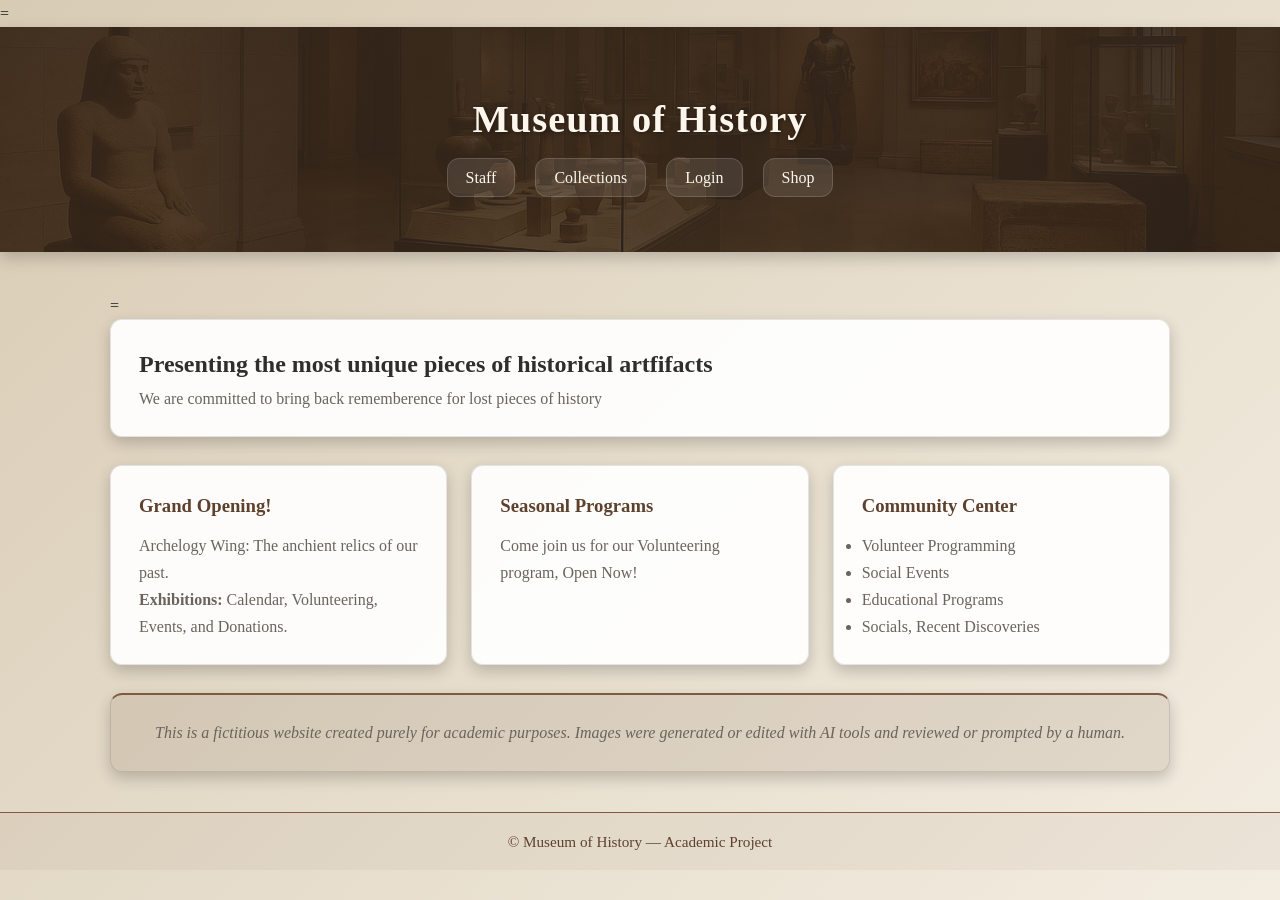
<file: index.html>
<!DOCTYPE html>
<html lang="en">
<head>
  <meta charset="UTF-8">
  <meta name="viewport" content="width=device-width, initial-scale=1.0">
  <meta name="author" content="KristinaYankovsky">
  <meta name="robots" content="noindex, nofollow">
  <meta name="keywords" content="museum, history, collections, staff" />
  <meta name="description" content="Museum of History — home." />
  <link rel="stylesheet" href="css/style.css" />
  <title>Museum of History</title>
  </head>

  <body>
 =
  <header class="hero">
    <div class="hero-inner">
      <h1 class="site-title">Museum of History</h1>
      <nav class="top-nav">
        <a href="html/staff.html" class="btn">Staff</a>
        <a href="html/collections.html" class="btn">Collections</a>
        <a href="html/login.html" class="btn">Login</a>
        <a href="html/shop.html" class="btn">Shop</a>
      </nav>
    </div>
  </header>
  <main class="container">
    =
    <section class="top-field panel">
      <h2>Presenting the most unique pieces of historical artfifacts</h2>
      <p>
        We are committed to bring back rememberence for lost pieces of history
       
      </p>
     </section>
    <section class="three-cols">
      <article class="col panel">
        <h3>Grand Opening!</h3>
        <p>
          Archelogy Wing: The anchient relics of our past.
        </p>
        <p><strong>Exhibitions:</strong> Calendar, Volunteering, Events, and Donations.</p>
      </article>
       <article class="col panel">
        <h3>Seasonal Programs</h3>
        <p>
          Come join us for our Volunteering program, Open Now!
        </p>
        
      </article>

      <article class="col panel">
        <h3>Community Center</h3>
        <ul>
          <li>Volunteer Programming</li>
          <li>Social Events</li>
          <li>Educational Programs</li>
          <li>Socials, Recent Discoveries</li>
        </ul>
      </article>
    </section>
    <section class="bottom-field panel">
      <p>
        This is a fictitious website created purely for academic purposes.
        Images were generated or edited with AI tools and reviewed or prompted by a human.
      </p>
    </section>
  </main>
  <footer class="site-footer">
    <p>&copy; Museum of History — Academic Project</p>
  </footer>
</body>
</html>
</file>
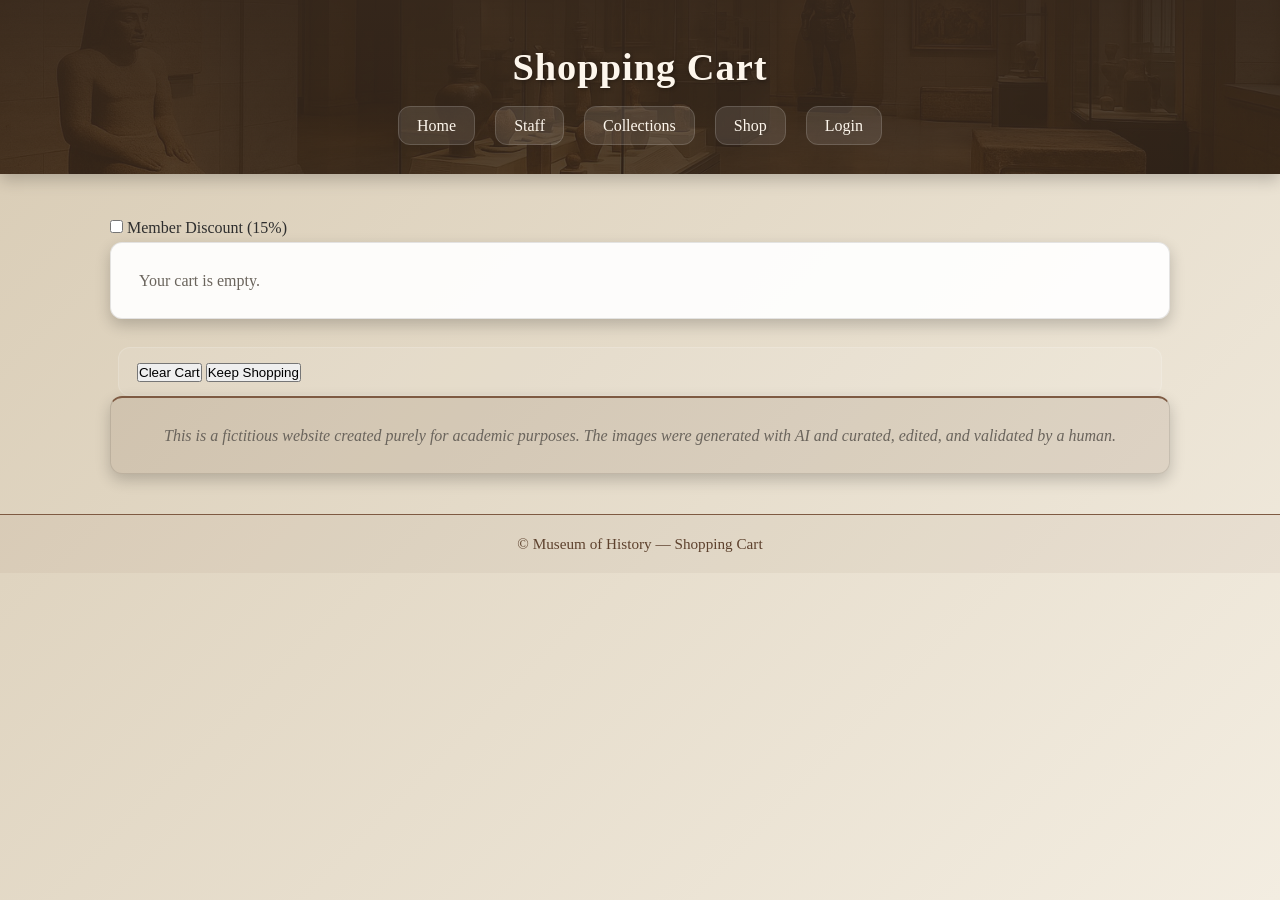
<file: html/cart.html>
<!DOCTYPE html>
<html lang="en">
<head>
  <meta charset="UTF-8" />
  <meta name="viewport" content="width=device-width, initial-scale=1.0" />
  <meta name="author" content="Kristina Yankovsky" />
  <meta name="robots" content="noindex, nofollow" />
  <title>Museum Cart Checkout</title>
  <link rel="stylesheet" href="../css/style.css" />
</head>
<body>
  <header class="hero small-hero">
    <h1 class="site-title">Shopping Cart</h1>
    <nav class="page-nav">
      <a href="../index.html">Home</a>
      <a href="staff.html">Staff</a>
      <a href="collections.html">Collections</a>
      <a href="shop.html">Shop</a>
      <a href="login.html">Login</a>
    </nav>
  </header>
   <main class="container">
    <label>
      <input type="checkbox" id="memberDiscountChk"> Member Discount (15%)
    </label>

    <div id="cartContainer" class="panel">
 
    </div>

    <div class="cart-controls">
      <button id="clearCartBtn">Clear Cart</button>
      <button id="keepShoppingBtn" onclick="location.href='shop.html'">Keep Shopping</button>
    </div>
     <section class="bottom-field panel">
      <p><em>This is a fictitious website created purely for academic purposes.</em> The images were generated with AI and curated, edited, and validated by a human.</p>
    </section>
  </main>
  <footer class="site-footer">
    <p>&copy; Museum of History — Shopping Cart</p>
  </footer>

  <script>
    const CART_KEY = 'museumCartV1';
    const TAX_RATE = 0.102;
    const MEMBER_DISCOUNT_RATE = 0.15;
    const SHIPPING_RATE = 25.00;
    const VOLUME_DISCOUNT_TIERS = [
      { min: 0, max: 49.99, rate: 0 },
      { min: 50, max: 99.99, rate: 0.05 },
      { min: 100, max: 199.99, rate: 0.10 },
      { min: 200, max: Infinity, rate: 0.15 }
    ];

    function readCart() {
      try { return JSON.parse(localStorage.getItem(CART_KEY)) || []; }
      catch { return []; }
    }

    function writeCart(cart) {
      localStorage.setItem(CART_KEY, JSON.stringify(cart));
    }

    function clearCart() {
      localStorage.removeItem(CART_KEY);
      render();
    }

    document.getElementById('clearCartBtn').addEventListener('click', clearCart);
    document.getElementById('memberDiscountChk').addEventListener('change', render);

   
    function render() {
      const cartContainer = document.getElementById('cartContainer');
      const cart = readCart();

      if (cart.length === 0) {
        cartContainer.innerHTML = `<p>Your cart is empty.</p>`;
        return;
      }

      let itemTotal = 0;
      let html = `
      <table class="cart-table">
        <tr><th>Item</th><th>Qty</th><th>Unit Price</th><th>Line Total</th><th>Remove</th></tr>`;

      cart.forEach((it, i) => {
        const lineTotal = it.unitPrice * it.qty;
        itemTotal += lineTotal;
        html += `
          <tr>
            <td><img src="${it.image}" alt="${it.name}" style="width:50px;height:50px;"> ${it.name}</td>
            <td>${it.qty}</td>
            <td style="text-align:right;">$${it.unitPrice.toFixed(2)}</td>
            <td style="text-align:right;">$${lineTotal.toFixed(2)}</td>
            <td><button onclick="removeItem('${it.id}')">Remove</button></td>
          </tr>`;
      });

      html += `</table>`;

     
      let volumeRate = 0;
      for (const tier of VOLUME_DISCOUNT_TIERS) {
        if (itemTotal >= tier.min && itemTotal <= tier.max) {
          volumeRate = tier.rate;
          break;
        }
      }

      const memberApplied = document.getElementById('memberDiscountChk').checked;
      let volumeDiscount = itemTotal * volumeRate;
      let memberDiscount = memberApplied ? itemTotal * MEMBER_DISCOUNT_RATE : 0;

      if (memberApplied && volumeRate > 0) {
        alert("Only one discount can be applied. Member discount will be used.");
        volumeDiscount = 0;
      }

      const subtotalTaxable = itemTotal - volumeDiscount - memberDiscount + SHIPPING_RATE;
      const taxAmount = subtotalTaxable * TAX_RATE;
      const invoiceTotal = subtotalTaxable + taxAmount;

      html += `
        <div class="summary">
          <p>Subtotal of Items: <span class="amt">$${itemTotal.toFixed(2)}</span></p>
          <p>Volume Discount <span class="amt">(${volumeDiscount > 0 ? volumeDiscount.toFixed(2) : '$0.00'})</span></p>
          <p>Member Discount <span class="amt">(${memberDiscount > 0 ? memberDiscount.toFixed(2) : '$0.00'})</span></p>
          <p>Shipping <span class="amt">$${SHIPPING_RATE.toFixed(2)}</span></p>
          <p>Subtotal (Taxable amount) <span class="amt">$${subtotalTaxable.toFixed(2)}</span></p>
          <p>Tax Rate % <span class="amt">${(TAX_RATE * 100).toFixed(2)}%</span></p>
          <p>Tax Amount $ <span class="amt">$${taxAmount.toFixed(2)}</span></p>
          <h3>Cart Subtotal: <span class="amt">$${invoiceTotal.toFixed(2)}</span></h3>
        </div>`;

      cartContainer.innerHTML = html;
    }

    function removeItem(id) {
      let cart = readCart();
      cart = cart.filter(it => it.id !== id);
      writeCart(cart);
      render();
    }

    render();
    
  </script>
</body>
</html>
</file>
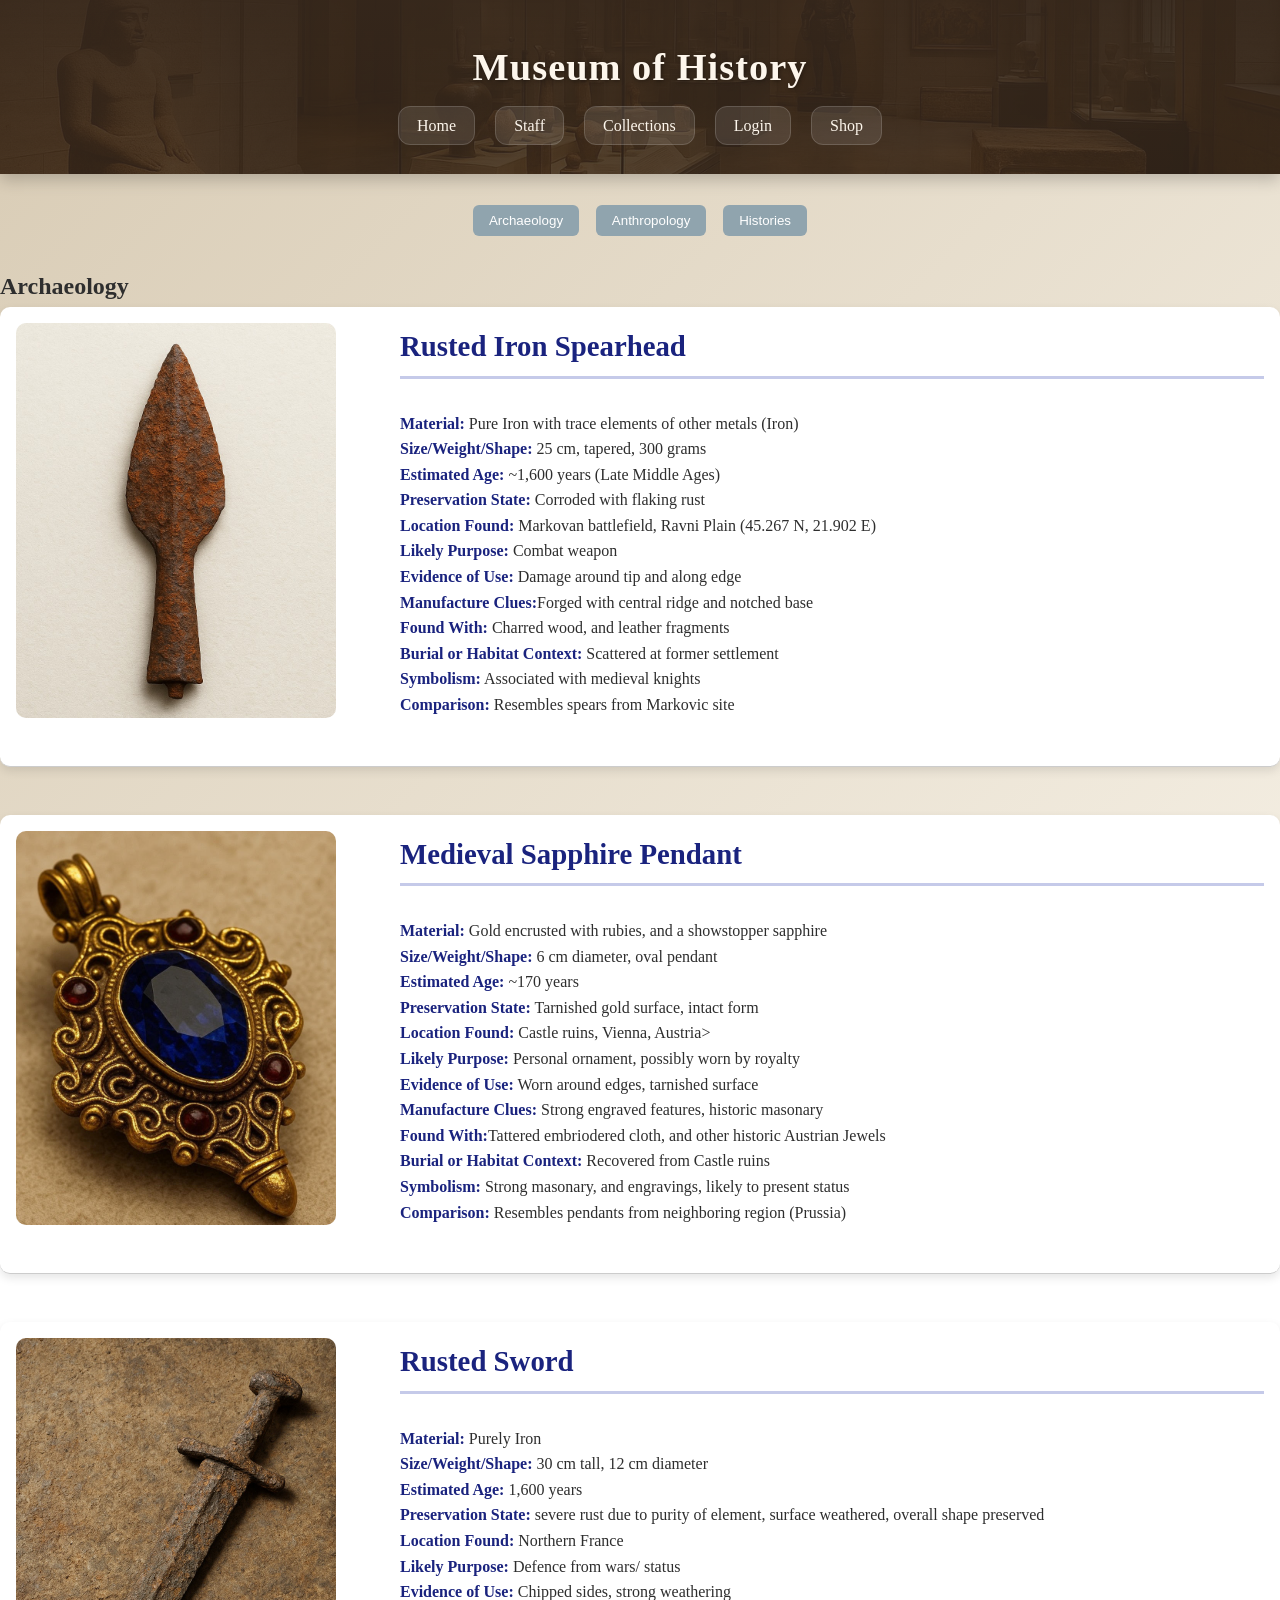
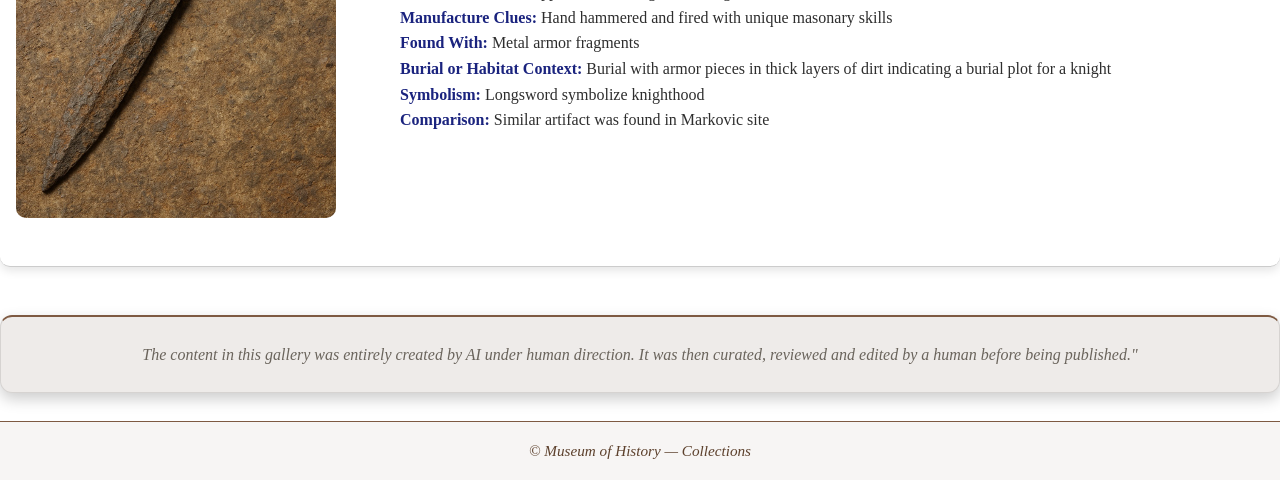
<file: html/collections.html>
<!doctype html>
<html lang="en">
<head>
  <meta charset="utf-8" />
  <meta name="viewport" content="width=device-width,initial-scale=1" />
  <meta name="description" content="Museum of History — Collections" />
  <meta name="author" content="Kristina Yankovsky" />
  <meta name="keywords" content="museum, collections, archaeology, anthropology, interpretation" />
  <meta name="project" content="Museum of History - Academic Project" />
  <link rel="stylesheet" href="../css/style.css" />
  <meta name="robots" content="noindex, nofollow">
  <title>Collections — Museum of History</title>
  <style>
    .submenu {
      text-align: center;
      margin: 1.5rem 0;
    }
    .submenu button {
      background-color: #90a4ae;
      border: none;
      padding: 0.5rem 1rem;
      margin: 0.4rem;
      border-radius: 6px;
      color: white;
      cursor: pointer;
    }
    .submenu button:hover {
      background-color: #78909c;
    }
    .collection-section {
      width: 85%;
      max-width: 1100px;
      margin: 0 auto 3rem auto;
    }
    .collection-section h1, h2 {
      font-size: 1.8rem;
      color: #1a237e;
      border-bottom: 3px solid #c5cae9;
      padding-bottom: 0.4rem;
      margin-bottom: 2rem;
    }
    .collection-item {
      display: flex;
      flex-wrap: wrap;
      gap: 2rem;
      margin-bottom: 3rem;
      border-bottom: 1px solid #ccc;
      padding-bottom: 2rem;
      background-color: #fff;
      border-radius: 10px;
      box-shadow: 0 4px 10px rgba(0, 0, 0, 0.1);
    }
    .artifact-img {
      width: 320px;
      height: auto;
      object-fit: cover;
      border-radius: 10px;
      margin: 1rem;
      cursor: pointer;
    }
    .artifact-details {
      flex: 1;
      min-width: 280px;
      padding: 1rem;
      line-height: 1.6;
    }
    .artifact-details strong {
      color: #1a237e;
    }
    /* Modal styling */
    .modal {
      position: fixed;
      top: 0;
      left: 0;
      width: 100%;
      height: 100%;
      background: rgba(0,0,0,0.6);
      display: none;
      align-items: center;
      justify-content: center;
      z-index: 1000;
    }
    .modal-content {
      background: #fff;
      padding: 2rem;
      border-radius: 10px;
      max-width: 650px;
      width: 90%;
      max-height: 90%;
      overflow-y: auto;
      position: relative;
      text-align: left;
    }
    .close-modal {
      position: absolute;
      top: 10px;
      right: 15px;
      background: none;
      border: none;
      font-size: 1.5rem;
      cursor: pointer;
      color: #333;
    }
  </style>
</head>

<body>
  <header class="hero small-hero">
    <h1 class="site-title">Museum of History</h1>
    <nav class="page-nav">
      <a href="../index.html">Home</a>
      <a href="staff.html">Staff</a>
      <a href="collections.html">Collections</a>
      <a href="login.html">Login</a>
      <a href="shop.html">Shop</a>
    </nav>
  </header>

  <div class="submenu">
    <button onclick="showSection('archaeology')">Archaeology</button>
    <button onclick="showSection('anthropology')">Anthropology</button>
    <button onclick="showSection('histories')">Histories</button>
  </div>

  <main>
    <section id="archaeology" class="collections-section">
      <h1>Archaeology</h1>

     <div class="collection-item"> 
       <img src="../images/collections/rusted-spear.jpg" alt="Rusted Iron Spearhead" class="artifact-img" /> 
       <div class="artifact-details"> 
         <h2>Rusted Iron Spearhead</h2> 
         <p><strong>Material:</strong> Pure Iron with trace elements of other metals (Iron)</p> 
         <p><strong>Size/Weight/Shape:</strong> 25 cm, tapered, 300 grams</p>
         <p><strong>Estimated Age:</strong> ~1,600 years (Late Middle Ages)</p> 
         <p><strong>Preservation State:</strong> Corroded with flaking rust</p> 
         <p><strong>Location Found:</strong> Markovan battlefield, Ravni Plain (45.267 N, 21.902 E)</p>
         <p><strong>Likely Purpose:</strong> Combat weapon</p> 
         <p><strong>Evidence of Use:</strong> Damage around tip and along edge</p> 
         <p><strong>Manufacture Clues:</strong>Forged with central ridge and notched base</p> 
         <p><strong>Found With:</strong> Charred wood, and leather fragments</p> 
         <p><strong>Burial or Habitat Context:</strong> Scattered at former settlement</p> 
         <p><strong>Symbolism:</strong> Associated with medieval knights </p> 
         <p><strong>Comparison:</strong> Resembles spears from Markovic site</p> </div> 
     </div>

     <div class="collection-item"> 
       <img src="../images/collections/old-jewel.jpg" alt="Medieval Pendant" class="artifact-img" /> 
       <div class="artifact-details"> 
         <h2>Medieval Sapphire Pendant</h2> 
         <p><strong>Material:</strong> Gold encrusted with rubies, and a showstopper sapphire</p> 
         <p><strong>Size/Weight/Shape:</strong> 6 cm diameter, oval pendant</p>
         <p><strong>Estimated Age:</strong> ~170 years </p> 
         <p><strong>Preservation State:</strong> Tarnished gold surface, intact form</p> 
         <p><strong>Location Found:</strong> Castle ruins, Vienna, Austria></p> 
         <p><strong>Likely Purpose:</strong> Personal ornament, possibly worn by royalty</p> 
         <p><strong>Evidence of Use:</strong> Worn around edges, tarnished surface</p> 
         <p><strong>Manufacture Clues:</strong> Strong engraved features, historic masonary</p> 
         <p><strong>Found With:</strong>Tattered embriodered cloth, and other historic Austrian Jewels</p> 
         <p><strong>Burial or Habitat Context:</strong> Recovered from Castle ruins</p> 
         <p><strong>Symbolism:</strong> Strong masonary, and engravings, likely to present status</p> 
         <p><strong>Comparison:</strong> Resembles pendants from neighboring region (Prussia)</p> 
       </div> 
     </div>

     <div class="collection-item"> 
       <img src="../images/collections/rusty-sword.jpg" alt="Ancient Rusted Sword with Weathered Handle" class="artifact-img" /> 
       <div class="artifact-details"> 
         <h2>Rusted Sword</h2> 
         <p><strong>Material:</strong> Purely Iron </p> 
         <p><strong>Size/Weight/Shape:</strong> 30 cm tall, 12 cm diameter</p> 
         <p><strong>Estimated Age:</strong> 1,600 years</p> 
         <p><strong>Preservation State:</strong> severe rust due to purity of element, surface weathered, overall shape preserved</p> 
         <p><strong>Location Found:</strong> Northern France</p> 
         <p><strong>Likely Purpose:</strong> Defence from wars/ status</p> 
         <p><strong>Evidence of Use:</strong> Chipped sides, strong weathering</p> 
         <p><strong>Manufacture Clues:</strong> Hand hammered and fired with unique masonary skills</p> 
         <p><strong>Found With:</strong> Metal armor fragments</p> 
         <p><strong>Burial or Habitat Context:</strong> Burial with armor pieces in thick layers of dirt indicating a burial plot for a knight</p> 
         <p><strong>Symbolism:</strong> Longsword symbolize knighthood</p> 
         <p><strong>Comparison:</strong> Similar artifact was found in Markovic site</p> 
       </div> 
     </div> 
    </section>

    <section id="anthropology" class="collection-section" style="display:none;">
      <h1>Anthropology</h1>
     <div class="collection-item"> 
       <img src="../images/collections/horse-skull.jpg" alt="Weathered Horse Skull" class="artifact-img" /> 
       <div class="artifact-details"> 
         <h2>Horse Skull</h2> 
         <p><strong>Material:</strong> Animal Bone</p> 
         <p><strong>Size/Weight/Shape:</strong> 50cm, animal shaped</p> 
         <p><strong>Estimated Age:</strong> 1,600 years</p> 
         <p><strong>Preservation State:</strong> Excellent bone preservation, all teeth intact</p> 
         <p><strong>Location Found:</strong> Hilltop burial mound, Austria site</p> 
         <p><strong>Likely Purpose:</strong> Used as transportation among the Medieval Ages</p> 
         <p><strong>Evidence of Use:</strong> Indication of a arrow like crack, likely resulted from a war</p> 
         <p><strong>Manufacture Clues:</strong> Organic</p> 
         <p><strong>Found With:</strong> Metal fragments</p> 
         <p><strong>Burial or Habitat Context:</strong> Humanized burial, beneath layers of dirt</p> 
         <p><strong>Symbolism:</strong> Represents the importance of horses and transportation among past civilivations</p> 
         <p><strong>Comparison:</strong> Identical finds among the same era</p> 
       </div> 
     </div>
      <div class="collection-item"> 
        <img src="../images/collections/corset-busk.jpg" alt="Ancient Bone Carved Corset Busk" class="artifact-img" /> 
        <div class="artifact-details"> 
          <h2>Hand Carved Bone Corset Busk</h2> 
          <p><strong>Material:</strong> Animal bone</p> 
          <p><strong>Size/Weight/Shape:</strong> around 12 in/ oval shape</p> 
          <p><strong>Estimated Age:</strong> 1,500 years</p> 
          <p><strong>Preservation State:</strong> Perfect preservation, slight wear </p> 
          <p><strong>Location Found:</strong> Castle ruins, Spain</p> 
          <p><strong>Likely Purpose:</strong> Clothing, ceremonial use</p>
          <p><strong>Evidence of Use:</strong> Signs of wear, and symbolic carving</p> 
          <p><strong>Manufacture Clues:</strong> Hand-carved with a etching tool</p> 
          <p><strong>Found With:</strong> Wooden comb</p> 
          <p><strong>Burial or Habitat Context:</strong> Found in a chest, excellent preservation</p> 
          <p><strong>Symbolism:</strong> In medieval times corsets where the fashion, a busk was often placed in front of the corset to stablize oneself, also was used in secret romances as a lady would only give their busk to a romatic partner for them to etch</p> 
          <p><strong>Comparison:</strong> Similar textile style from similar times</p> 
        </div> 
      </div>
      <div class="collection-item">
        <img src="../images/collections/worn-trumpet.jpg" alt="Worn Brass Trumpet" class="artifact-img" /> 
        <div class="artifact-details"> 
          <h2>Brass Trumpet</h2> 
          <p><strong>Material:</strong> Polished Brass </p> 
          <p><strong>Size/Weight/Shape:</strong> 40 cm tall</p> 
          <p><strong>Estimated Age:</strong> 1,000 years</p> 
          <p><strong>Preservation State:</strong> Minor erosion, features clear</p> 
          <p><strong>Location Found:</strong> England castle ruins</p> 
          <p><strong>Likely Purpose:</strong> Entertainment, musical instrument</p> 
          <p><strong>Evidence of Use:</strong> very tarnished traces along mouth</p> 
          <p><strong>Manufacture Clues:</strong> cast polished using masonary techniques</p> 
          <p><strong>Found With:</strong> pottery shards</p> 
          <p><strong>Burial or Habitat Context:</strong> Found in sealed chest</p> 
          <p><strong>Symbolism:</strong> Believed to represent musical notes and to announce Events</p> 
          <p><strong>Comparison:</strong> Similar artifacts from the medieval era</p> 
        </div> 
      </div>
    
    </section>

   
    <section id="histories" class="collection-section" style="display:none;">
      <h1>Histories</h1>

      <div class="collection-item">
        <img src="../images/collections/rusted-spear.jpg" 
     alt="Rusted Iron Spearhead" 
     class="artifact-img" 
     data-modal-target="#modal-text-spear" />


         <div class="artifact-details">
          <h2>Rusted Iron Spearhead — Exhibit Label</h2>
          <p>Rusted Iron Spear — Markovan Battlefield (item003)
Material: Pure iron with trace elements
Estimated Age: ~1,600 years (Late Middle Ages)
Location Found: Markovan battlefield, Ravni Plain (45.267 N, 21.902 E)
Likely Purpose: Combat weapon (spear)

This iron spear was recovered from a scatter of martial debris on the Ravni Plain—an area identified in field notes as a former settlement and conflict zone. The object’s composition (predominantly pure iron with trace metals) and its corroded, flaking surface testify to both the technological choices of the period (iron as a primary weapon material) and prolonged burial in oxygen- and moisture-variable soils. Physical degradation—surface pitting and layered rust—indicates extensive post-depositional weathering rather than modern damage, suggesting long-term interment in the landscape of battle and abandonment.

Typologically, the spear resembles other Markovic site finds, pointing toward a regional weapon form used in close-combat or for formation defense. Its plain functional design and absence of elaborate ornamentation suggest a practical implement of warfare rather than a strictly ceremonial object. Within medieval social contexts, such weapons were instruments of both survival and social standing: a spear could mark a person as a combatant and, by extension, as someone embedded in the political/military networks of their time.

Interpreting this object as a historian–mythographer, the spear forms part of a layered narrative. In oral memory and later mythic retellings, such blades and points become tokens of heroism, sacrifice, or communal loss. When found among settlement debris rather than a formal burial, the spear’s story leans toward sudden abandonment or chaotic retreat—moments in which the ordinary object becomes charged with social meaning.

Cautionary note: confidence is moderate. While stylistic comparisons with Markovic finds strengthen the typological reading, absence of associated inscriptions or direct stratigraphic markers limits definitive attribution. The physical evidence—rust flaking, edge wear, and residual soil—serves as our primary source. Any interpretive claims about particular owners, named battles, or singular mythic roles remain hypothetical. This object’s value lies in how its wear and context invite us to reconstruct the human actions and ephemeral narratives of a long-vanished moment.</p>
        </div>
      </div>

      <div class="collection-item">
       <img src="../images/collections/old-jewel.jpg" 
     alt="Medieval Pendant" 
     class="artifact-img" 
     data-modal-target="#modal-text-pendant" />

        <div class="artifact-details">
          <h2>Medieval Sapphire Pendant — Exhibit Label</h2>
          <p>Medieval Sapphire Pendant — Vienna Castle Ruins (item002)
Material: Gold inlay with central sapphire and surrounding rubies
Estimated Age: ~170 years
Location Found: Castle ruins, Vienna, Austria
Likely Purpose: Personal ornament, possibly worn by nobility

This pendant, recovered from the ruins of a Viennese castle, is a compact example of late-regional jewelry where material luxury intersects with social symbolism. Composed of gold encrusted with rubies and set with a prominent sapphire, the object bears smooth, worn edges and a tarnished surface—physical evidence of prolonged contact with garments and skin. These tangible traces suggest the pendant was not purely display; rather, it was worn, handled, and integrated into daily ceremonial life.

The sapphire at the center historically carried associations of truth, moral clarity, and protection—qualities desirable for nobility whose public roles demanded both status and ideological legitimacy. Surrounding rubies and the geometric engraving visible in the goldwork point toward an artisan tradition shared across central Europe; stylistic parallels with Prussian pieces suggest cross-regional exchange or influence, though the pendant’s exact workshop remains undetermined.

As historian and mythographer working with Dr. Mary Sand, I emphasize the pendant’s role as a narrative device in aristocratic identity-making. Jewelry in this period frequently encoded family stories, alliances, or devotional associations. Found among other carved masonry and domestic debris in the castle, the pendant likely belonged to an individual enmeshed in localized mythic registers—family origin stories, patron saint devotion, or lineage narratives that justified social rank.

Interpretive caution is necessary: the pendant’s recovery from disturbed ruin complicates a fully secure provenance. Slight disturbance in the find spot introduces uncertainty about whether the item was lost, hidden during conflict, or interred intentionally as a votive. Still, the physical wear and the sophistication of materials point to a life in close proximity to elite performance—ceremonial dress, courtly display, and intimate devotion.

This object invites us to consider how small, wearable things act as portable storybooks: the pendant’s gems and engravings would have signaled statements about identity and belief, and its worn finish now preserves the touch of those who carried that story forward.</p>
        </div>
      </div>

      <div class="collection-item">
        <img src="../images/collections/rusty-sword.jpg" 
     alt="Rusted Sword" 
     class="artifact-img" 
     data-modal-target="#modal-text-sword" />

        <div class="artifact-details">
          <h2>Rusted Sword — Exhibit Label</h2>
          <p>Rusted Sword — Northern France Burial (item004)
Material: Pure iron
Estimated Age: ~1,600 years
Location Found: Burial plot, Northern France
Likely Purpose: Defense/Status (longsword)

This iron longsword was recovered from a funerary context in northern France, where it lay among armor fragments and other grave goods. The blade is characterized by pronounced corrosion, plastic loss of metal along the edges (chipping), and deep surface pitting—features that document both battlefield use and prolonged burial in moisture-rich soils. Found in a thick stratigraphic packing of grave debris, the sword appears to belong to a curated burial of a martial individual, likely of knightly or warrior status.

Functional reading: the sword’s form matches typologies associated with defensive arms used in the early medieval period. Its chipped sides and edge wear suggest sharpening, resharpening, and frontline use, aligning with evidence that such pieces served both practical combat roles and signifiers of social identity. The burial context—an artifact interred with armor fragments—speaks to ritualized practices in which weapons accompany their owners into death, signaling honor, social role, or the symbolic retirement of martial potency.

From a mythographic standpoint, swords in this cultural horizon are often invested with archetypal meanings—symbols of divine favor, justice, or heroism. The association with knightly motifs and the presence in a funerary assemblage invite interpretations that connect material evidence with legendary narratives: the sword becomes a focal object in stories of duty, oath, and memory.

Cautionary note: confidence remains provisional. Residue and metallurgical testing are pending, and until such analyses are complete, precise forging methods, alloy traces, and possible decorative elements cannot be asserted. Comparative similarity to Markovic artifacts supports regional typology but cannot confirm direct origins. Nevertheless, the burial association and the sword’s physical state provide a robust basis for understanding this piece as a material trace of knighthood and the ritualized remembrance of martial life.</p>
        </div>
      </div>
    </section>
    <section class="bottom-field panel" style="margin-top:28px;"> 
      <p><em>The content in this gallery was entirely created by AI under human direction.  It was then curated, reviewed and edited by a human before being published."</p> 
    </section>
  </main>

  <footer class="site-footer">
    <p>&copy; Museum of History — Collections</p>
  </footer>


  <div class="modal-item" id="modal-text-spear" hidden>
    <h2 id="modal-title">Rusted Iron Spear — Interpretation</h2>
    <p>Discovered on the Ravni Plain battlefield (45.267 N, 21.902 E), this rusted iron spear (catalog: item003) is composed of primarily pure iron with trace metals and shows extensive surface corrosion and flaking rust. 
      Estimated at ~1,600 years old (Late Middle Ages), it was most likely used as a combat weapon—its design resembling documented spears from the nearby Markovic deposits. 
      Corrosion and flaking indicate long-term burial and exposure to shifting soil chemistry at a former settlement; these physical properties suggest functional use rather than purely ceremonial manufacture. 
      Interpreting this object with Dr. Mary Sand’s mythographic approach, the spear becomes part of a martial narrative: a tool of defense, a signifier of allegiance, and a fragment of battlefield memory. 
      Evidence is moderate in confidence—contextual similarity to Markovic spears supports typology, but exact personal associations are unknown. Please treat this object with respect; its wear and corrosion are essential traces of its life and use.</p>
  </div>

  <div class="modal-item" id="modal-text-pendant" hidden>
    <h2 id="modal-title">Medieval Sapphire Pendant — Interpretation</h2>
    <p>Recovered from castle ruins in Vienna, this gold pendant—centered on a sapphire and accented with rubies (catalog: item002)—displays worn edges and a tarnished surface consistent with prolonged exposure and intimate use. 
      Estimated at ~170 years old, its form and strong engraved features point to aristocratic ownership; the pendant plausibly functioned as personal ornament tied to status or familial identity. 
      The sapphire’s cultural associations with truth and divine favor, and the setting’s continental-style engraving suggest links with neighboring Prussian craftsmanship. 
      Because the pendant was recovered from disturbed castle ruins, provenance is slightly uncertain; yet the physical wear—edge smoothing and surface tarnish—supports an extended lifetime of handling and display. 
      Read as narrative object, the pendant functions as a portable emblem within noble myth-making: a marker of lineage, belief, and public identity, its worn finish recording decades of human touch and social performance.</p>
  </div>

  <div class="modal-item" id="modal-text-sword" hidden>
    <h2 id="modal-title">Rusted Sword — Interpretation</h2>
    <p>Recovered from a burial plot in northern France (catalog: item004), this iron longsword exhibits heavy corrosion, chipped sides, and strong weathering consistent with long-term burial. 
      Estimated at ~1,600 years old and found in association with armor fragments, the sword likely served both defensive and status functions for a knightly individual. 
      Its placement within a layered burial context indicates ritualized deposition—an intentional interment of a warrior’s accoutrements. 
      As interpreted through a mythographic lens, the sword embodies archetypal themes of knighthood, honor, and the transition from martial life to memory. Scientific testing (residue analysis) is still pending; 
      until that data arrives, metallurgical origin and forging technique remain provisional. Physically, the sword’s chipped edges and corrosion preserve traces of use and gravesoil, 
      and together they anchor the artifact in the lived—and mythologized—experience of early medieval combat and burial practice.</p>
  </div>

  
  <div class="modal" id="modal" style="display:none" role="dialog" aria-modal="true" aria-labelledby="modal-title">
    <div class="modal-content">
      <button class="close-modal" aria-label="Close">x</button>
      <div id="modal-body"></div>
    </div>
  </div>

  <script>
    
 
  function showSection(sectionId) {
    const sections = document.querySelectorAll('.collection-section');
    sections.forEach(s => s.style.display = 'none');
    const target = document.getElementById(sectionId);
    if(target) target.style.display = 'block';
  }

 
  (function() {
    const modal = document.getElementById('modal');
    const modalBody = document.getElementById('modal-body');
    const closeBtn = modal.querySelector('.close-modal');
    let lastTrigger = null;

    function openModal(contentSelector, trigger) {
      const content = document.querySelector(contentSelector);
      if (!content) return console.warn("Modal content missing:", contentSelector);
      modalBody.innerHTML = content.innerHTML;
      modal.style.display = 'flex';
      lastTrigger = trigger || null;
      document.body.style.overflow = 'hidden';
      closeBtn.focus();
    }

    function closeModal() {
      modal.style.display = 'none';
      modalBody.innerHTML = '';
      document.body.style.overflow = '';
      if(lastTrigger) lastTrigger.focus();
    }

    document.addEventListener('click', e => {
      const trigger = e.target.closest('[data-modal-target]');
      if(trigger){
        e.preventDefault();
        openModal(trigger.getAttribute('data-modal-target'), trigger);
        return;
      }
      if(e.target === modal || e.target.closest('.close-modal')) closeModal();
    });

    document.addEventListener('keydown', e => {
      if(e.key === 'Escape' && modal.style.display === 'flex') closeModal();
    });
  })();

  </script>
</body>
</html>
</file>
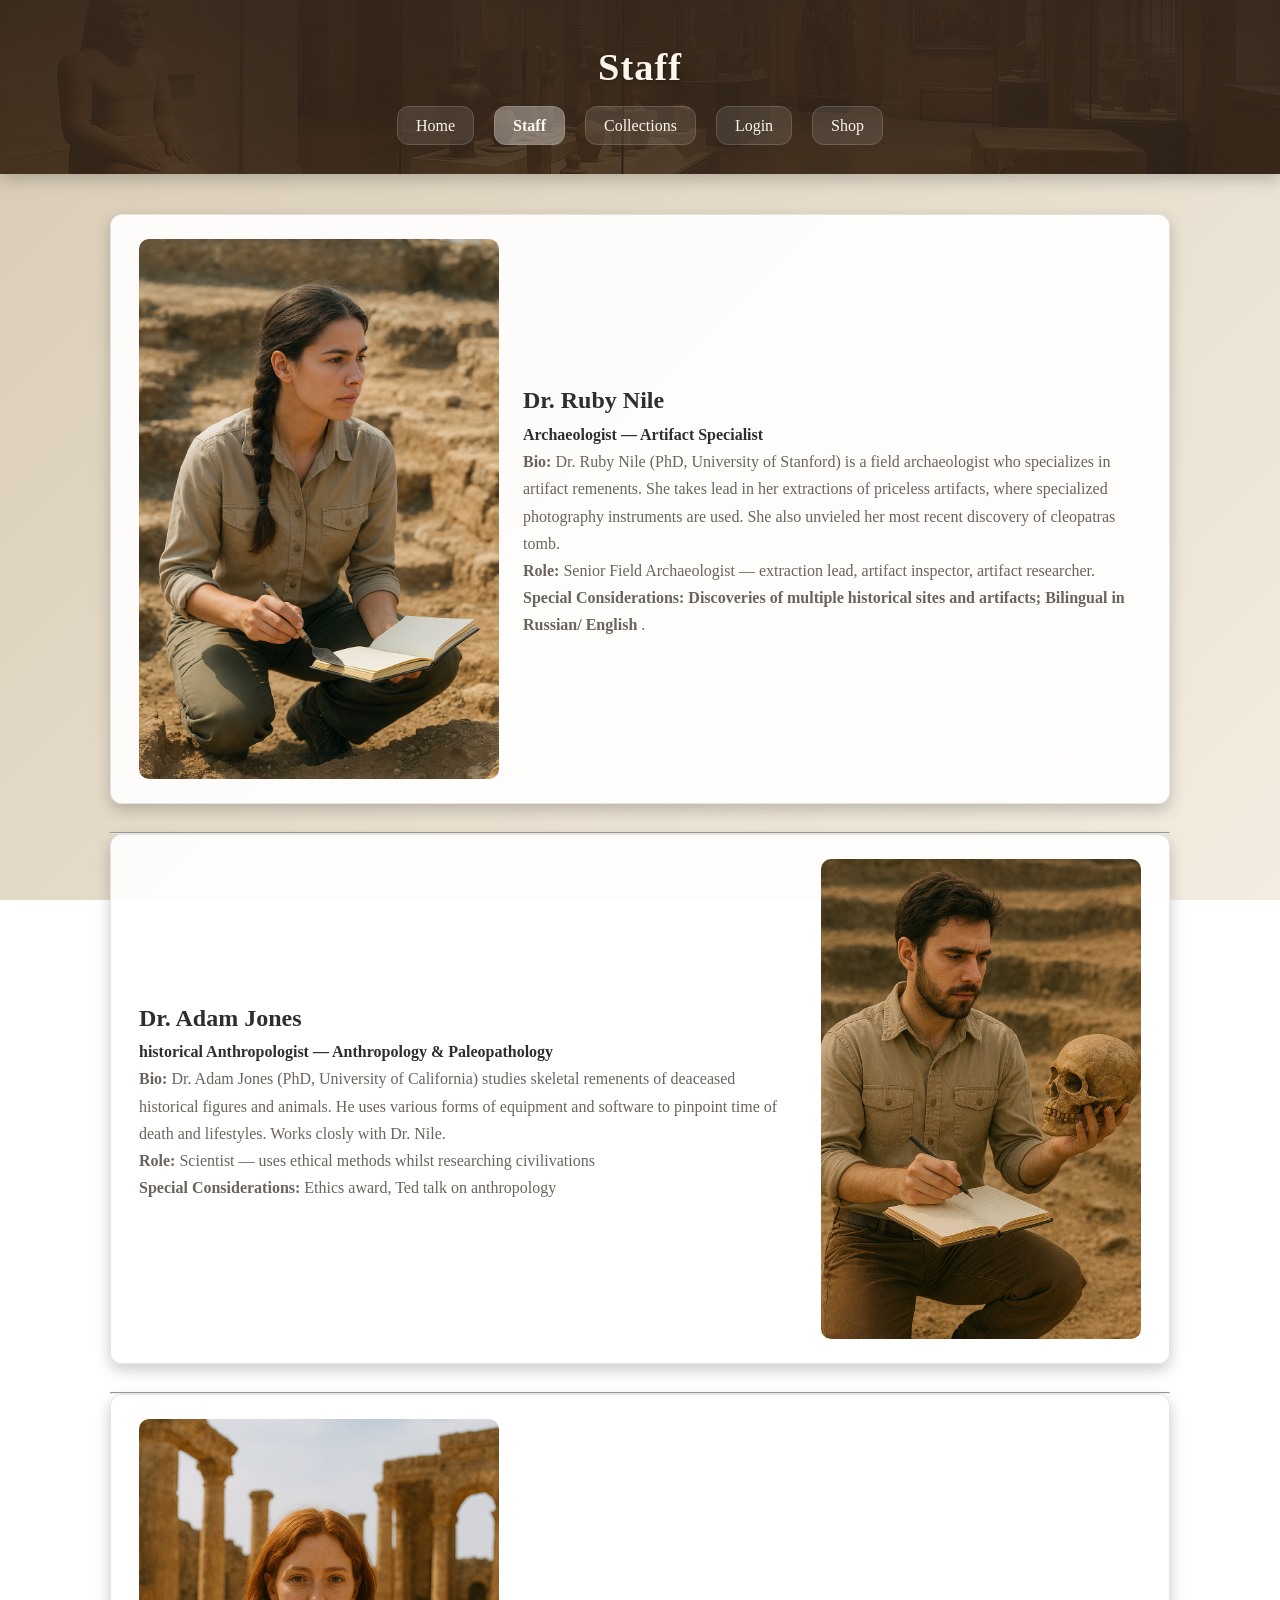
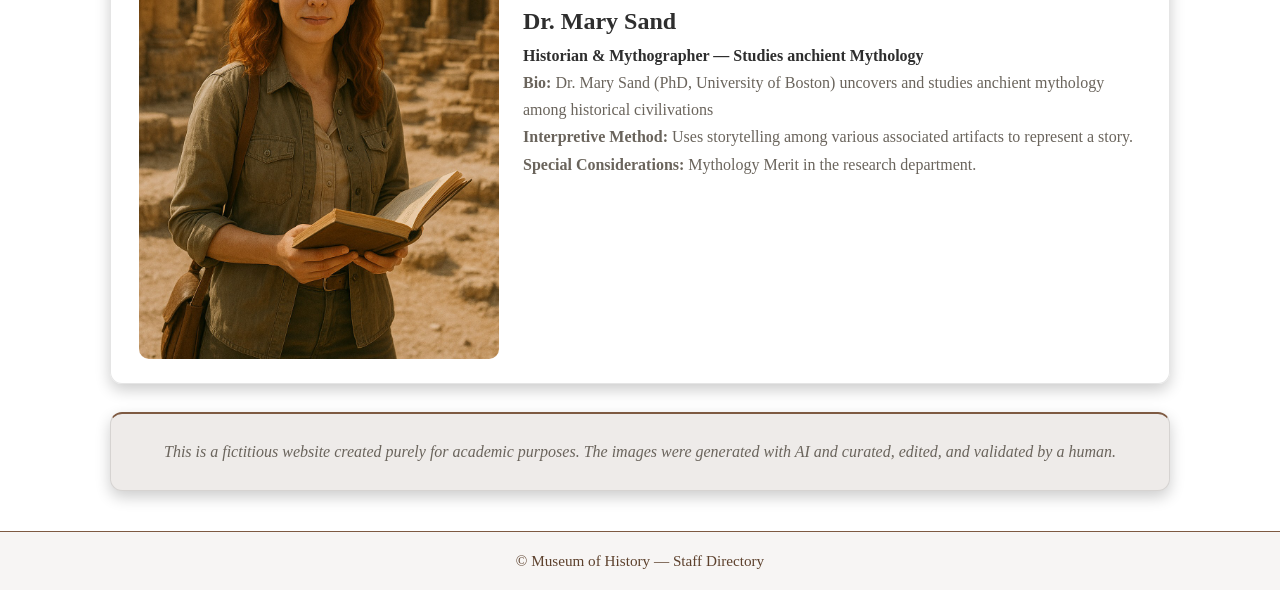
<file: html/staff.html>
<!doctype html>
<html lang="en">
<head>
  <meta charset="utf-8" />
  <meta name="viewport" content="width=device-width,initial-scale=1" />
  <meta name="description" content="Museum of History — Staff Directory" />
  <meta name="author" content="Kristina Yankovsky" />
  <meta name="keywords" content="museum, staff, archaeology, anthropology, interpretation" />
  <meta name="project" content="Museum of History - Academic Project" />
  <link rel="stylesheet" href="../css/style.css" />
  <meta name="robots" content="noindex, nofollow">
  <title>Staff — Museum of History</title>
</head>
<body>
    <header class="hero small-hero">
    <div class="hero-inner">
      <h1 class="site-title">Staff</h1>
      <nav class="page-nav" aria-label="Primary">
        <a href="../index.html">Home</a>
        <a href="staff.html" class="active">Staff</a>
        <a href="collections.html">Collections</a>
        <a href="login.html">Login</a>
        <a href="shop.html">Shop</a>
      </nav>
    </div>
  </header>
  <main class="container">
   
    <section class="panel staff-row">
      <div class="staff-left" style="display:flex;align-items:center;gap:24px;">
        <img src="../images/staff/staff_ruby.jpg" alt="Portrait of Dr. Isla Raman, archaeologist" style="width:360px;max-width:40%;border-radius:10px;object-fit:cover;">
        <div>
             <h2>Dr. Ruby Nile</h2>
          <h4>Archaeologist — Artifact Specialist</h4>
          <p><strong>Bio:</strong> Dr. Ruby Nile (PhD, University of Stanford) is a field archaeologist who specializes in artifact remenents. She takes lead in her extractions of priceless artifacts, where specialized photography instruments are used. She also unvieled her most recent discovery of cleopatras tomb.</p>
          <p><strong>Role:</strong> Senior Field Archaeologist — extraction lead, artifact inspector, artifact researcher.</p>
          <p><strong>Special Considerations: Discoveries of multiple historical sites and artifacts; Bilingual in Russian/ English</strong> .</p>
        </div>
      </div>
    </section>

     <hr>

    
    <section class="panel staff-row">
      <div class="staff-right" style="display:flex;align-items:center;gap:24px;flex-direction:row-reverse;">
        <img src="../images/staff/staff_adam.jpg" alt="Portrait of Dr. Raj Malik, physical anthropologist" style="width:320px;max-width:40%;border-radius:10px;object-fit:cover;">
        <div>
          <h2>Dr. Adam Jones</h2>
          <h4>historical Anthropologist — Anthropology & Paleopathology</h4>
          <p><strong>Bio:</strong> Dr. Adam Jones (PhD, University of California) studies skeletal remenents of deaceased historical figures and animals. He uses various forms of equipment and software to pinpoint time of death and lifestyles. Works closly with Dr. Nile.</p>
          <p><strong>Role:</strong> Scientist — uses ethical methods whilst researching civilivations</p>
          <p><strong>Special Considerations:</strong> Ethics award, Ted talk on anthropology</p>
        </div>
      </div>
    </section>

    <hr>

    <section class="panel staff-row">
      <div class="staff-left" style="display:flex;align-items:center;gap:24px;">
        <img src="../images/staff/staff_mary.jpg" alt="Portrait of Dr. Mary Sand, cultural interpreter" style="width:360px;max-width:40%;border-radius:10px;object-fit:cover;">
        <div>
          <h2>Dr. Mary Sand</h2>
          <h4> Historian & Mythographer — Studies anchient Mythology</h4>
          <p><strong>Bio:</strong> Dr. Mary Sand (PhD, University of Boston) uncovers and studies anchient mythology among historical civilivations</p>
          <p><strong>Interpretive Method:</strong> Uses storytelling among various associated artifacts to represent a story.</p>
          <p><strong>Special Considerations:</strong> Mythology Merit in the research department.</p>
        </div>
      </div>
    </section>

     <section class="bottom-field panel" style="margin-top:28px;">
      <p><em>This is a fictitious website created purely for academic purposes.</em> The images were generated with AI and curated, edited, and validated by a human.</p>
    </section>

  </main>

  <footer class="site-footer">
    <p>&copy; Museum of History — Staff Directory</p>
  </footer>
</body>
</html>
</file>
<file: css/style.css>
:root {
  --bg-gradient: linear-gradient(135deg, #d8cbb4 0%, #f3ede1 100%);
  --accent: #5d412d;
  --accent-light: #7e5a42;
  --panel-bg: rgba(255, 255, 255, 0.92);
  --border-color: rgba(0, 0, 0, 0.1);
  --text-color: #2e2e2e;
  --muted: #6a645c;
  --radius: 12px;
  --max-width: 1100px;
  --shadow: 0 6px 15px rgba(0, 0, 0, 0.2);
}


* {
  box-sizing: border-box;
  margin: 0;
  padding: 0;
}

body {
  font-family: "Georgia", "Times New Roman", serif;
  color: var(--text-color);
  line-height: 1.7;
  background: var(--bg-gradient);
  background-attachment: fixed;
  background-repeat: no-repeat;
}






.cart-controls {
  text-decoration: none;
  color: #fdf6ec;
  background-color: rgba(255, 255, 255, 0.1);
  padding: 10px 18px;
  border-radius: var(--radius);
  border: 1px solid rgba(255, 255, 255, 0.15);
  margin: 0 8px;
  transition: background 0.3s ease, transform 0.2s ease;
}


.hero {
  background: linear-gradient(rgba(53, 39, 28, 0.9), rgba(53, 39, 28, 0.85)),
    url("../images/background.jpg") center/cover no-repeat;
  color: #fdf6ec;
  text-align: center;
  padding: 60px 20px;
  box-shadow: var(--shadow);
}

.hero.small-hero {
  padding: 35px 20px;
  background: linear-gradient(rgba(53, 39, 28, 0.95), rgba(53, 39, 28, 0.85)),
    url("../images/background.jpg") center/cover no-repeat;
}

.site-title {
  font-size: 2.4rem;
  font-weight: 700;
  letter-spacing: 1px;
  margin-bottom: 12px;
  text-shadow: 1px 1px 4px rgba(0, 0, 0, 0.4);
}


.top-nav, .page-nav {
  margin-top: 10px;
}

.top-nav a,
.page-nav a {
  text-decoration: none;
  color: #fdf6ec;
  background-color: rgba(255, 255, 255, 0.1);
  padding: 10px 18px;
  border-radius: var(--radius);
  border: 1px solid rgba(255, 255, 255, 0.15);
  margin: 0 8px;
  transition: background 0.3s ease, transform 0.2s ease;
}

.top-nav a:hover,
.page-nav a:hover {
  background-color: rgba(255, 255, 255, 0.25);
  transform: translateY(-2px);
}

.page-nav a.active {
  background-color: rgba(255, 255, 255, 0.35);
  font-weight: bold;
}


.container {
  max-width: var(--max-width);
  margin: 40px auto;
  padding: 0 20px;
}

.panel {
  background: var(--panel-bg);
  border-radius: var(--radius);
  border: 1px solid var(--border-color);
  box-shadow: var(--shadow);
  padding: 24px 28px;
  margin-bottom: 28px;
}


.three-cols {
  display: flex;
  justify-content: space-between;
  flex-wrap: wrap;
  gap: 24px;
  margin-top: 20px;
}

.col {
  flex: 1;
  min-width: 250px;
}

.panel h3 {
  color: var(--accent);
  margin-bottom: 10px;
}

.panel p, .panel ul {
  color: var(--muted);
}


.bottom-field {
  text-align: center;
  background: rgba(93, 65, 45, 0.1);
  border-top: 2px solid var(--accent-light);
  padding: 24px;
  font-style: italic;
  color: var(--muted);
}


.site-footer {
  text-align: center;
  color: var(--accent);
  background: rgba(93, 65, 45, 0.05);
  padding: 16px;
  border-top: 1px solid var(--accent-light);
  font-size: 0.95rem;
}


.muted {
  color: var(--muted);
}

a {
  color: var(--accent-light);
}

a:hover {
  color: var(--accent);
}


@media (max-width: 900px) {
  .three-cols {
    flex-direction: column;
  }

  .site-title {
    font-size: 1.8rem;
  }

  .hero {
    padding: 40px 16px;
  }
}
</file>
